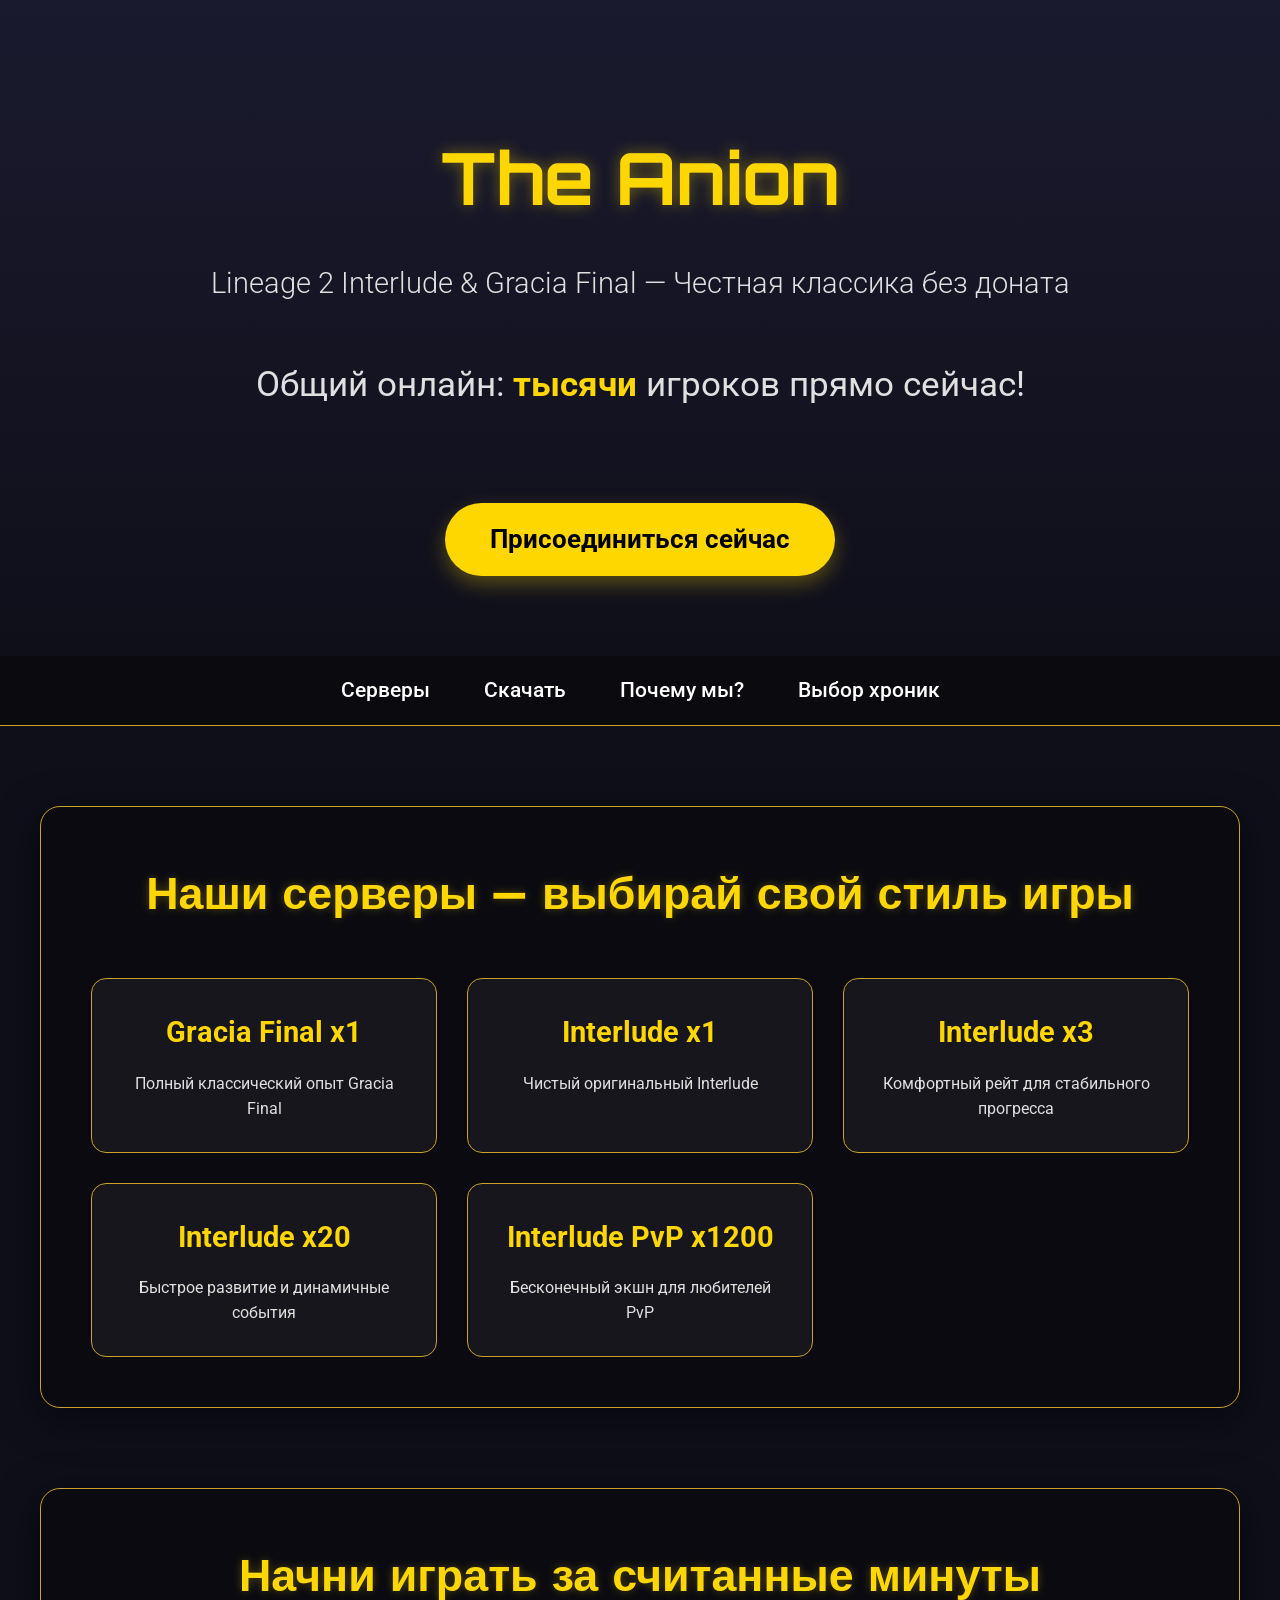
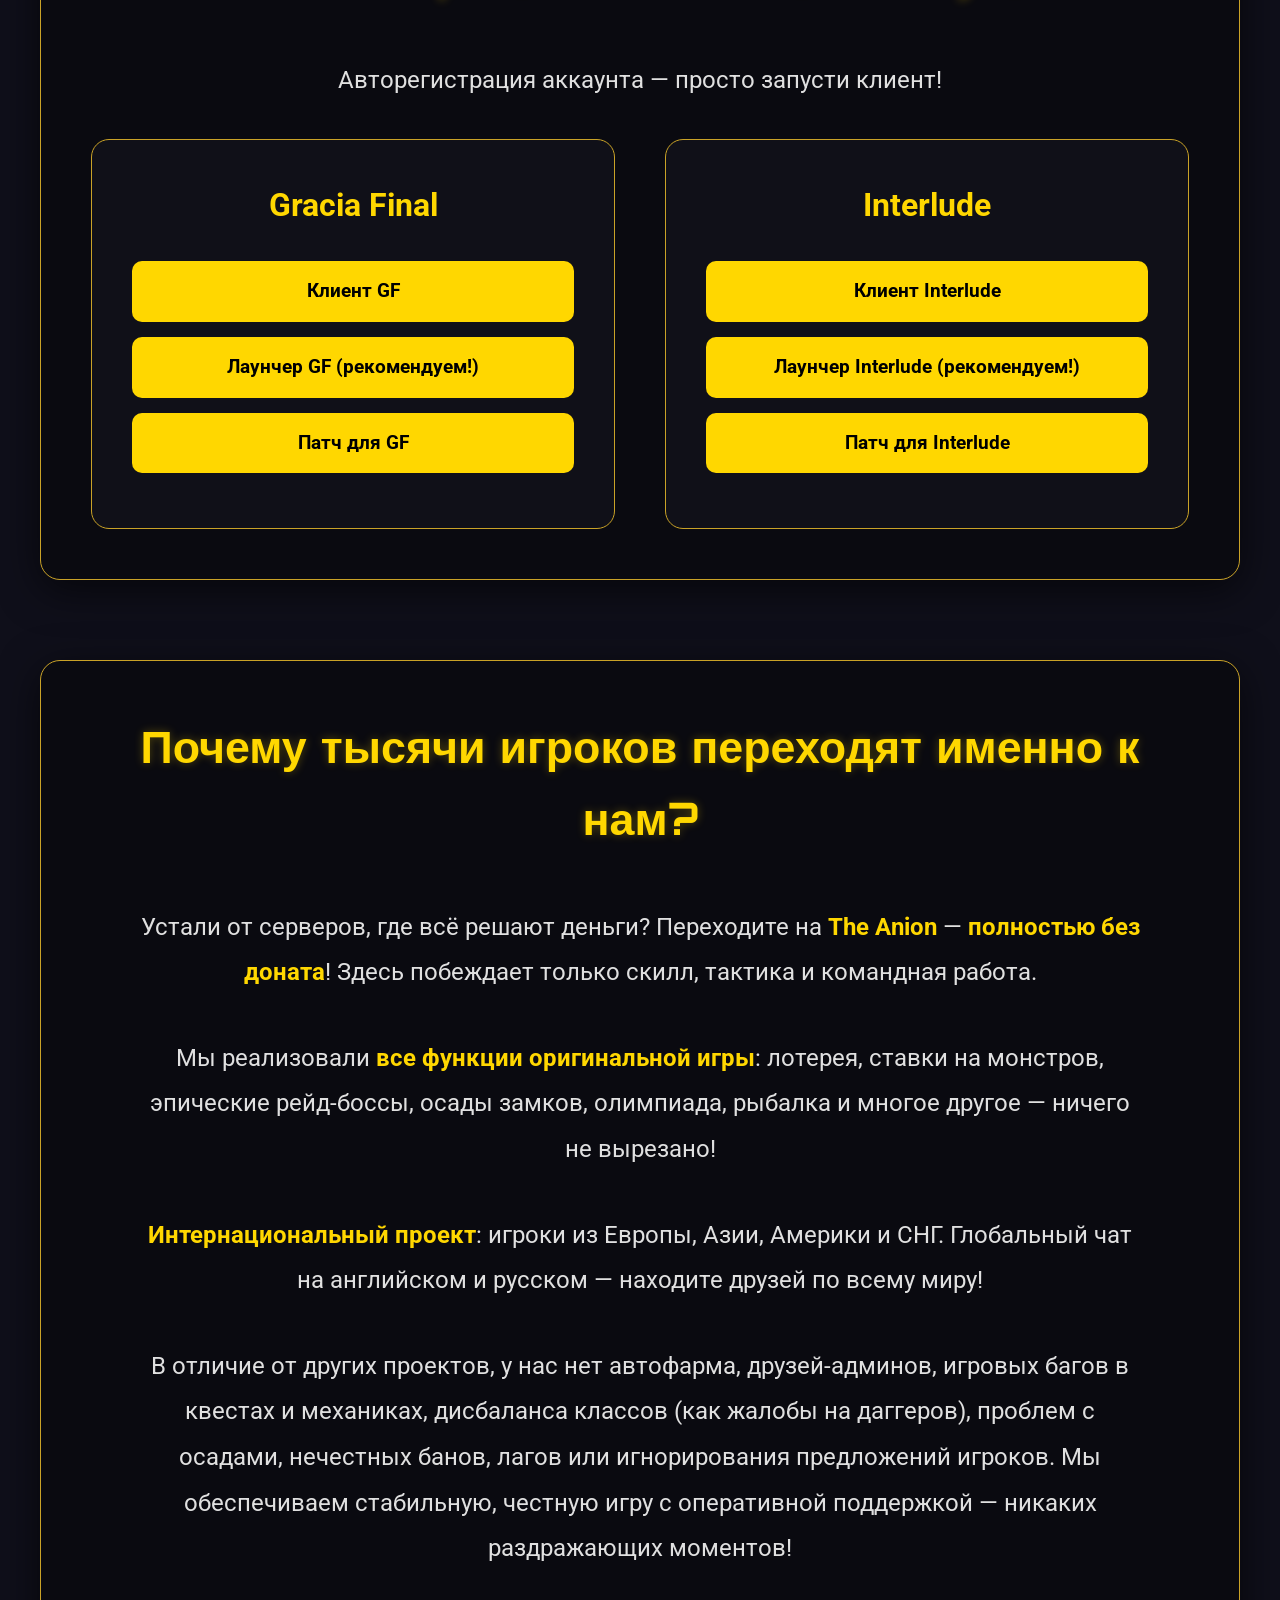
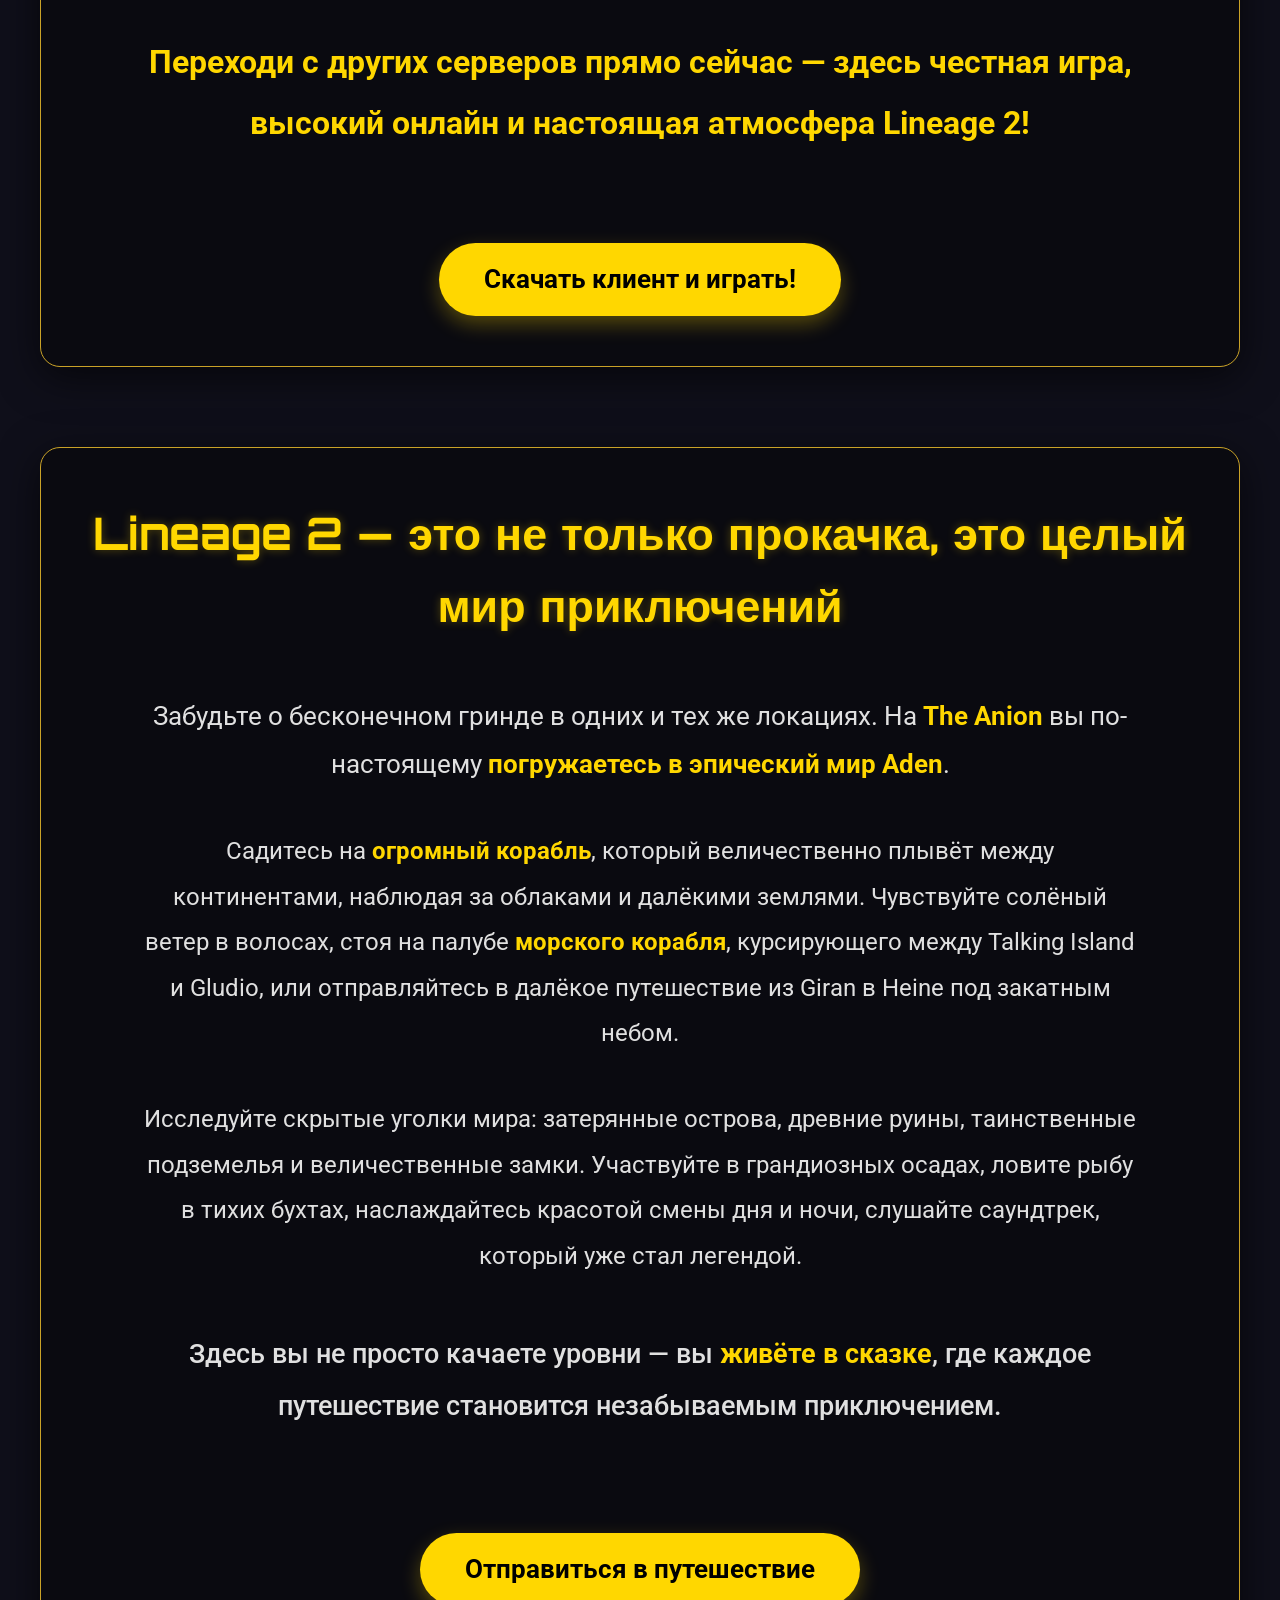
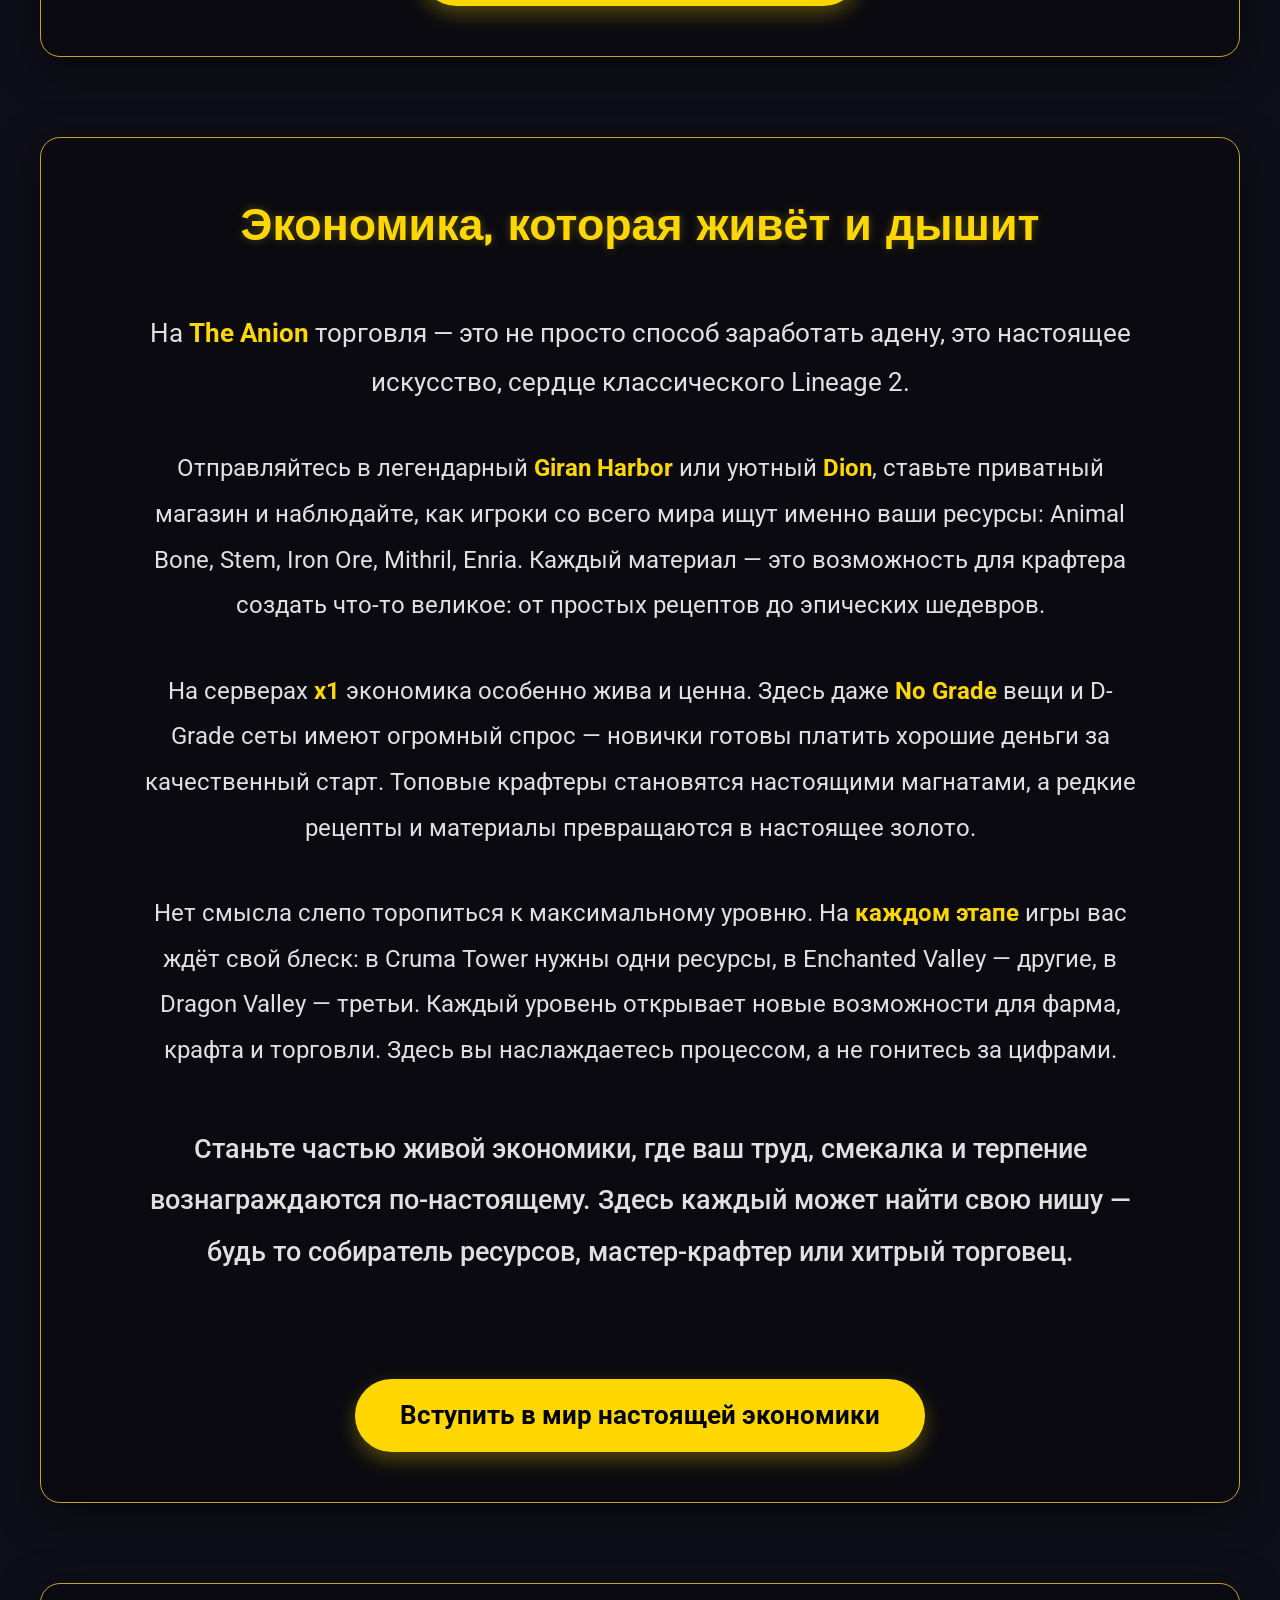
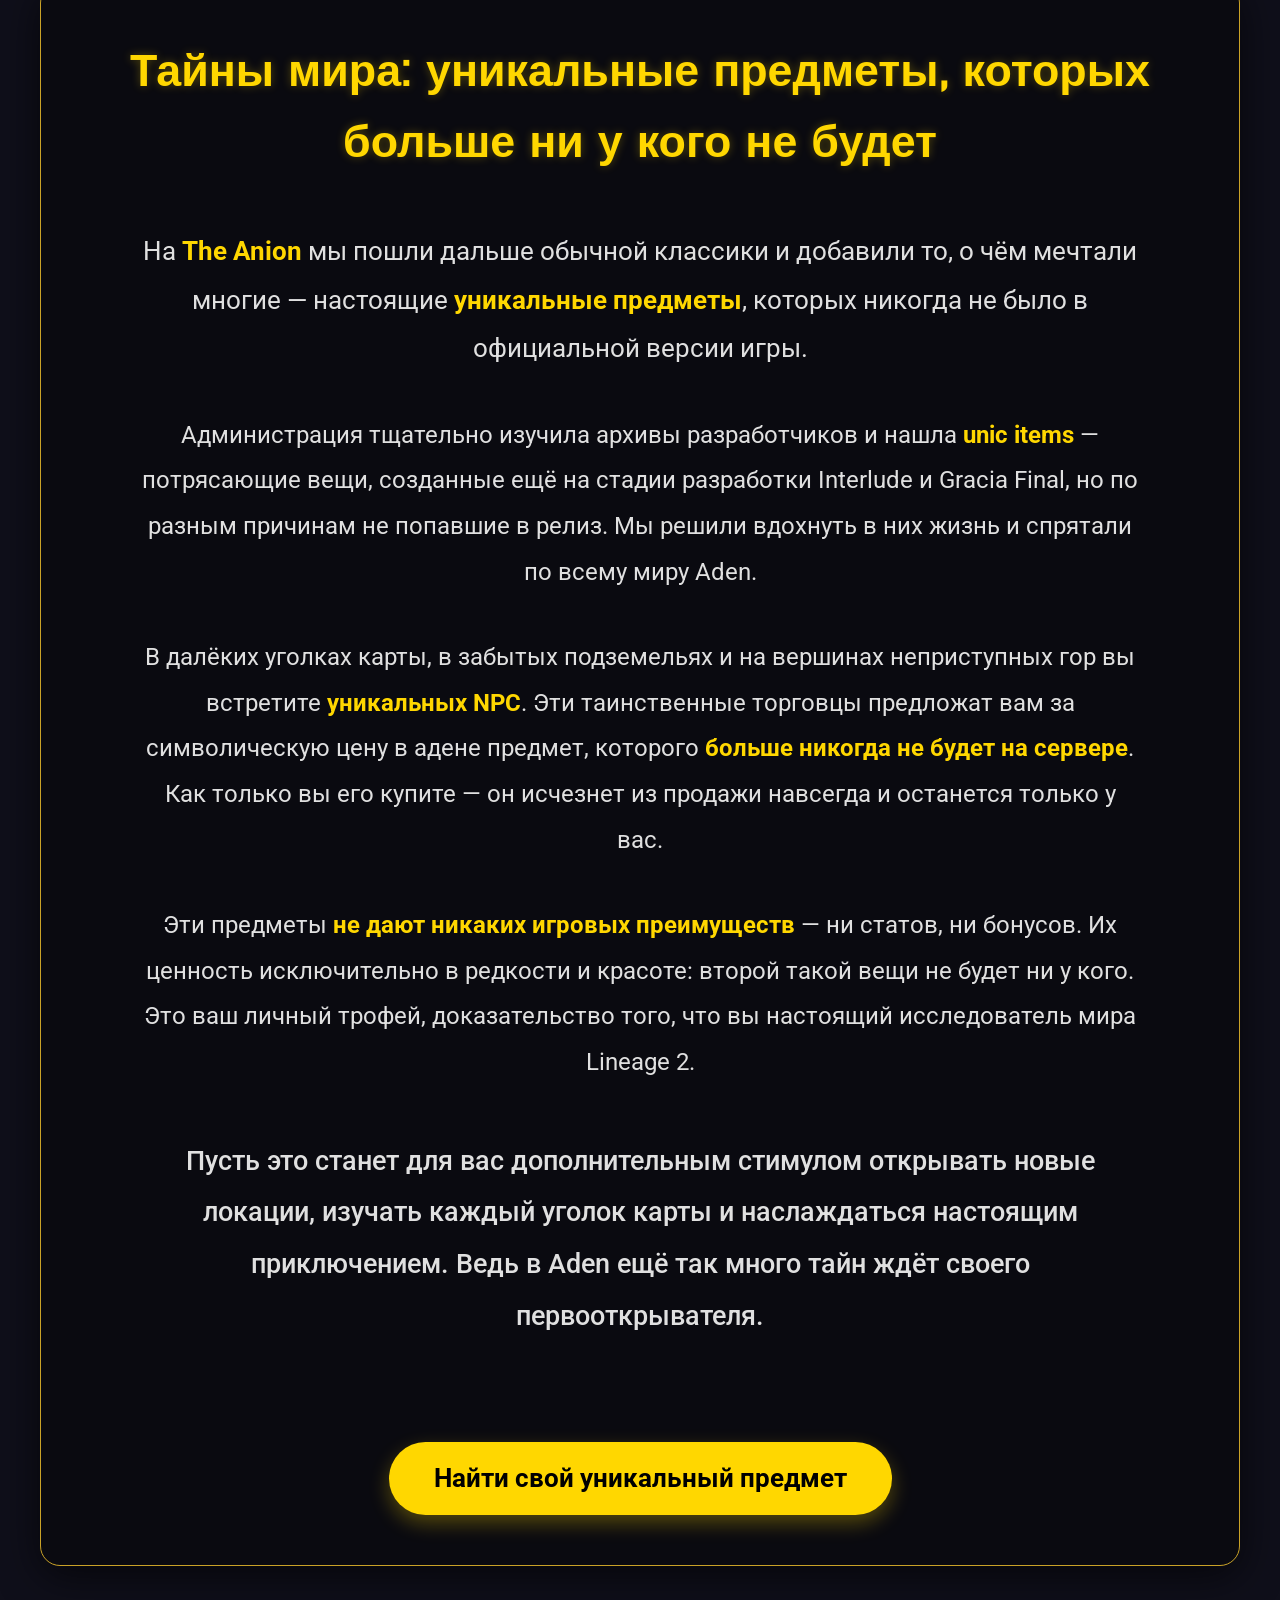
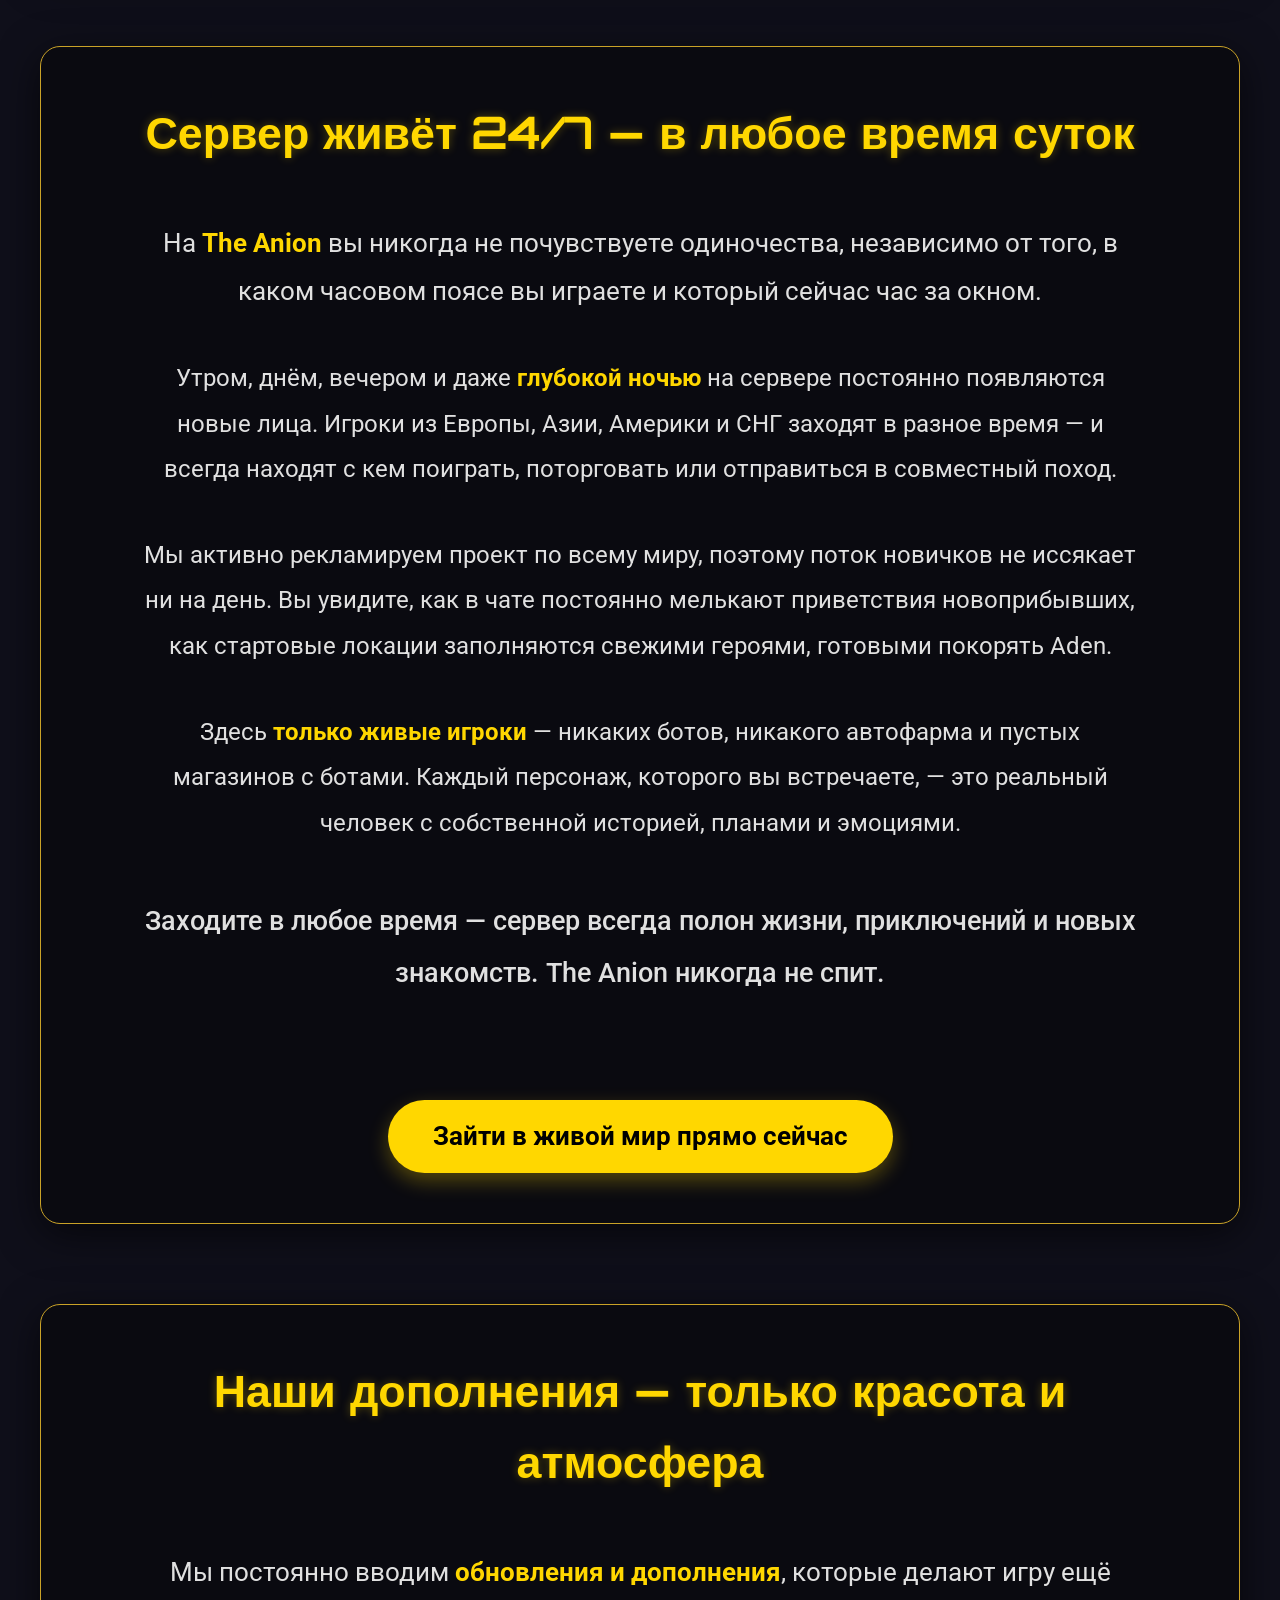
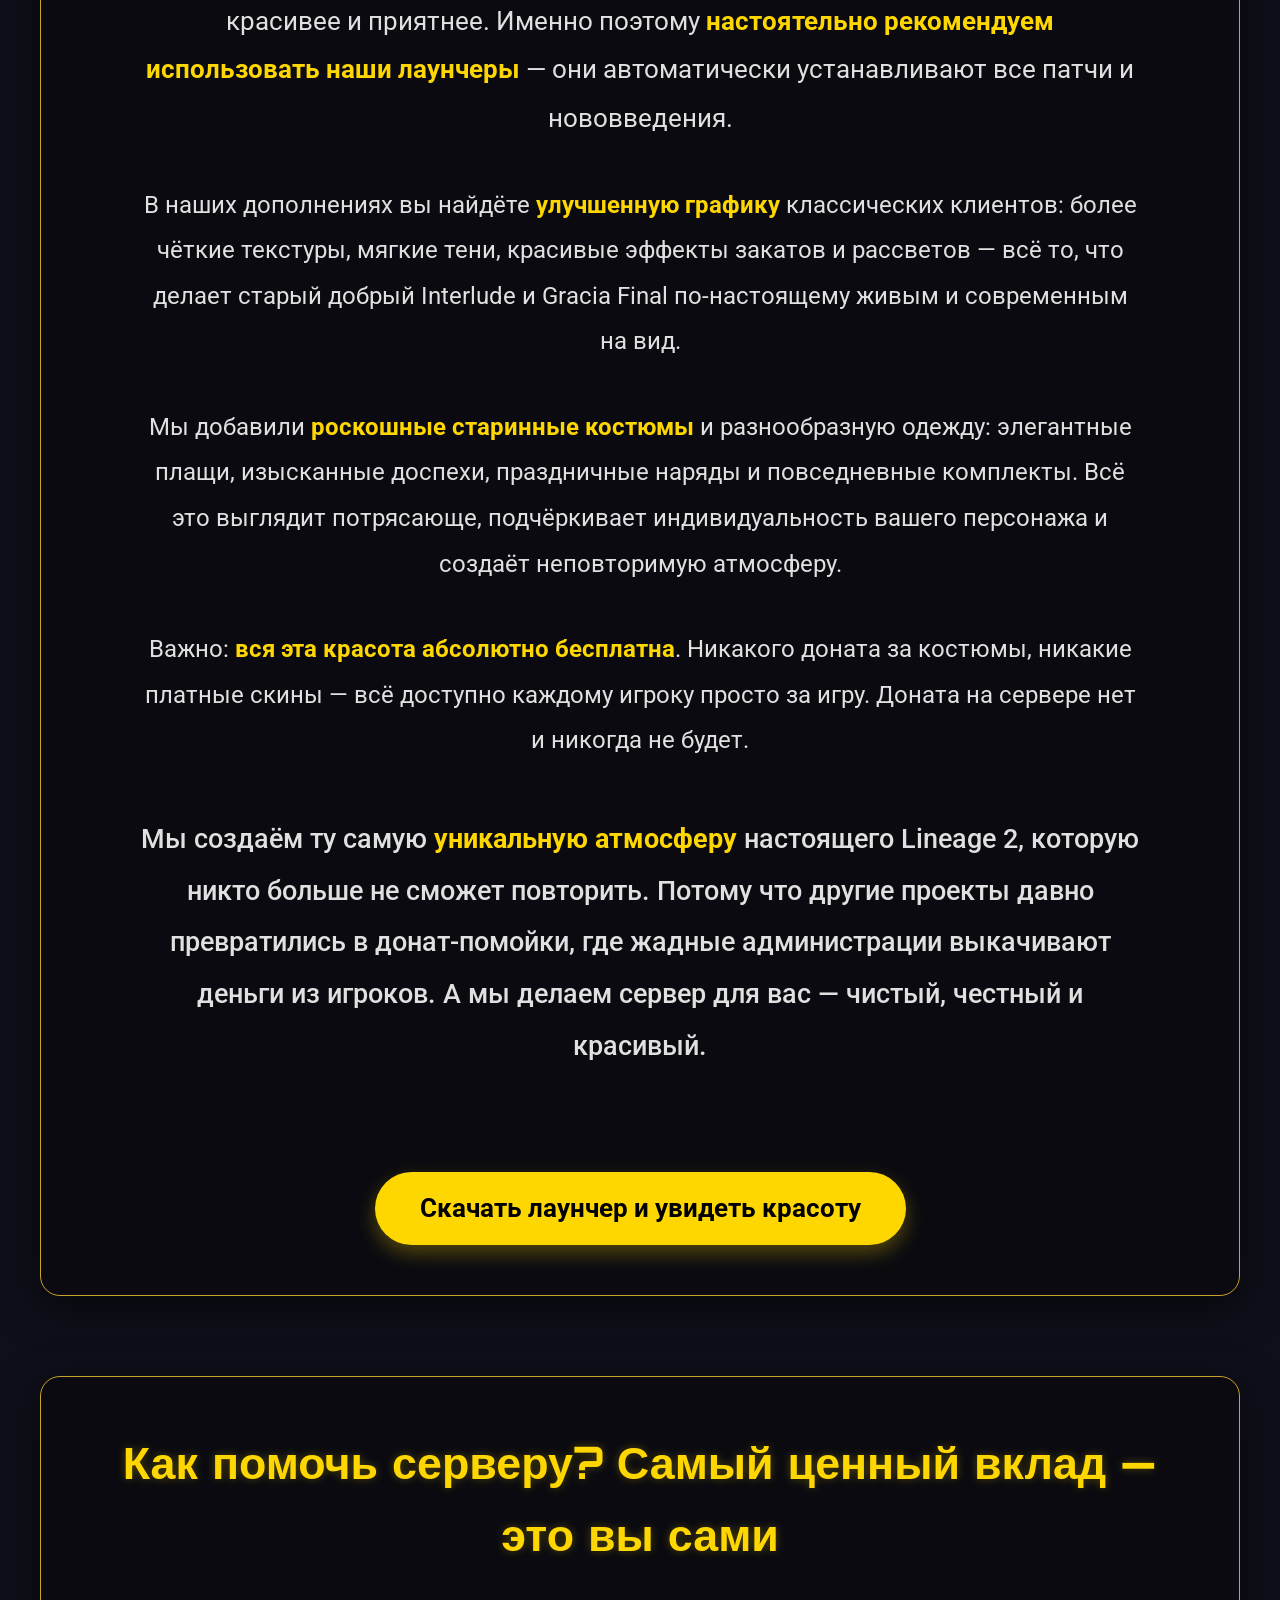
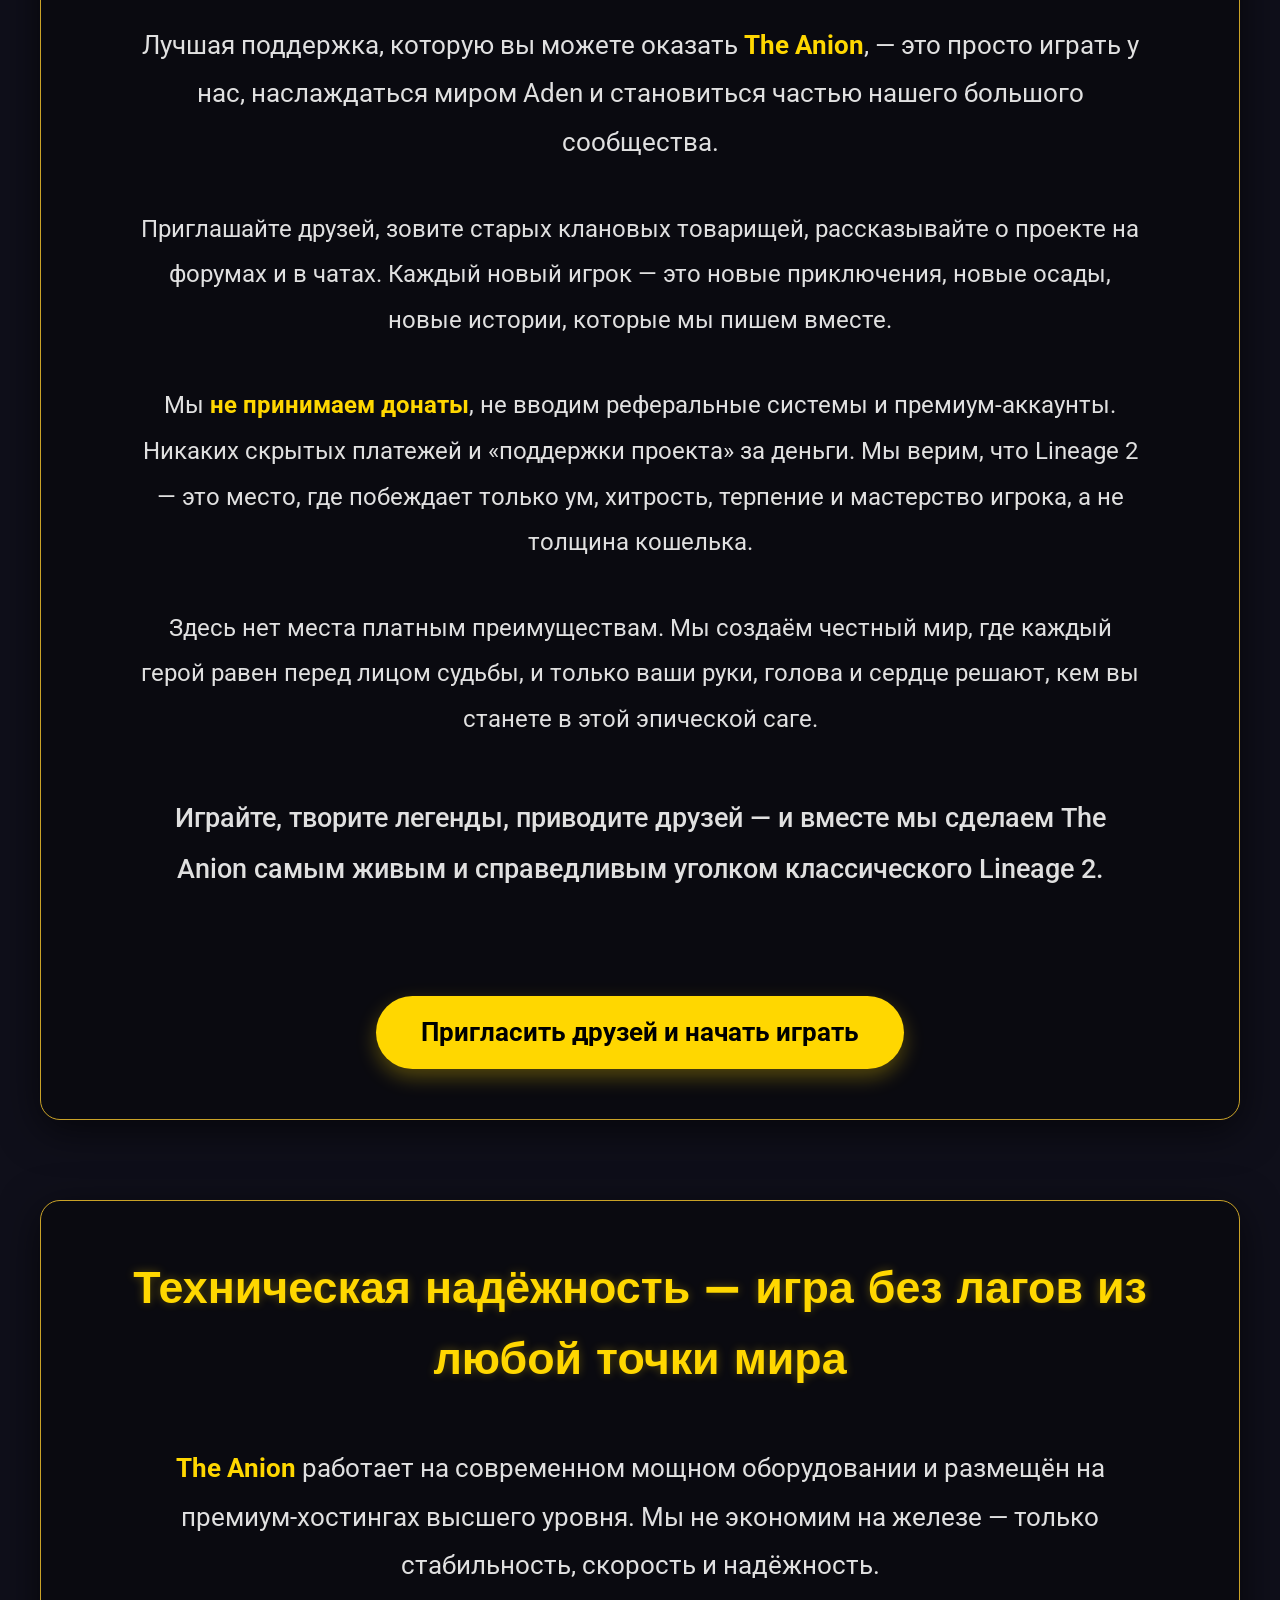
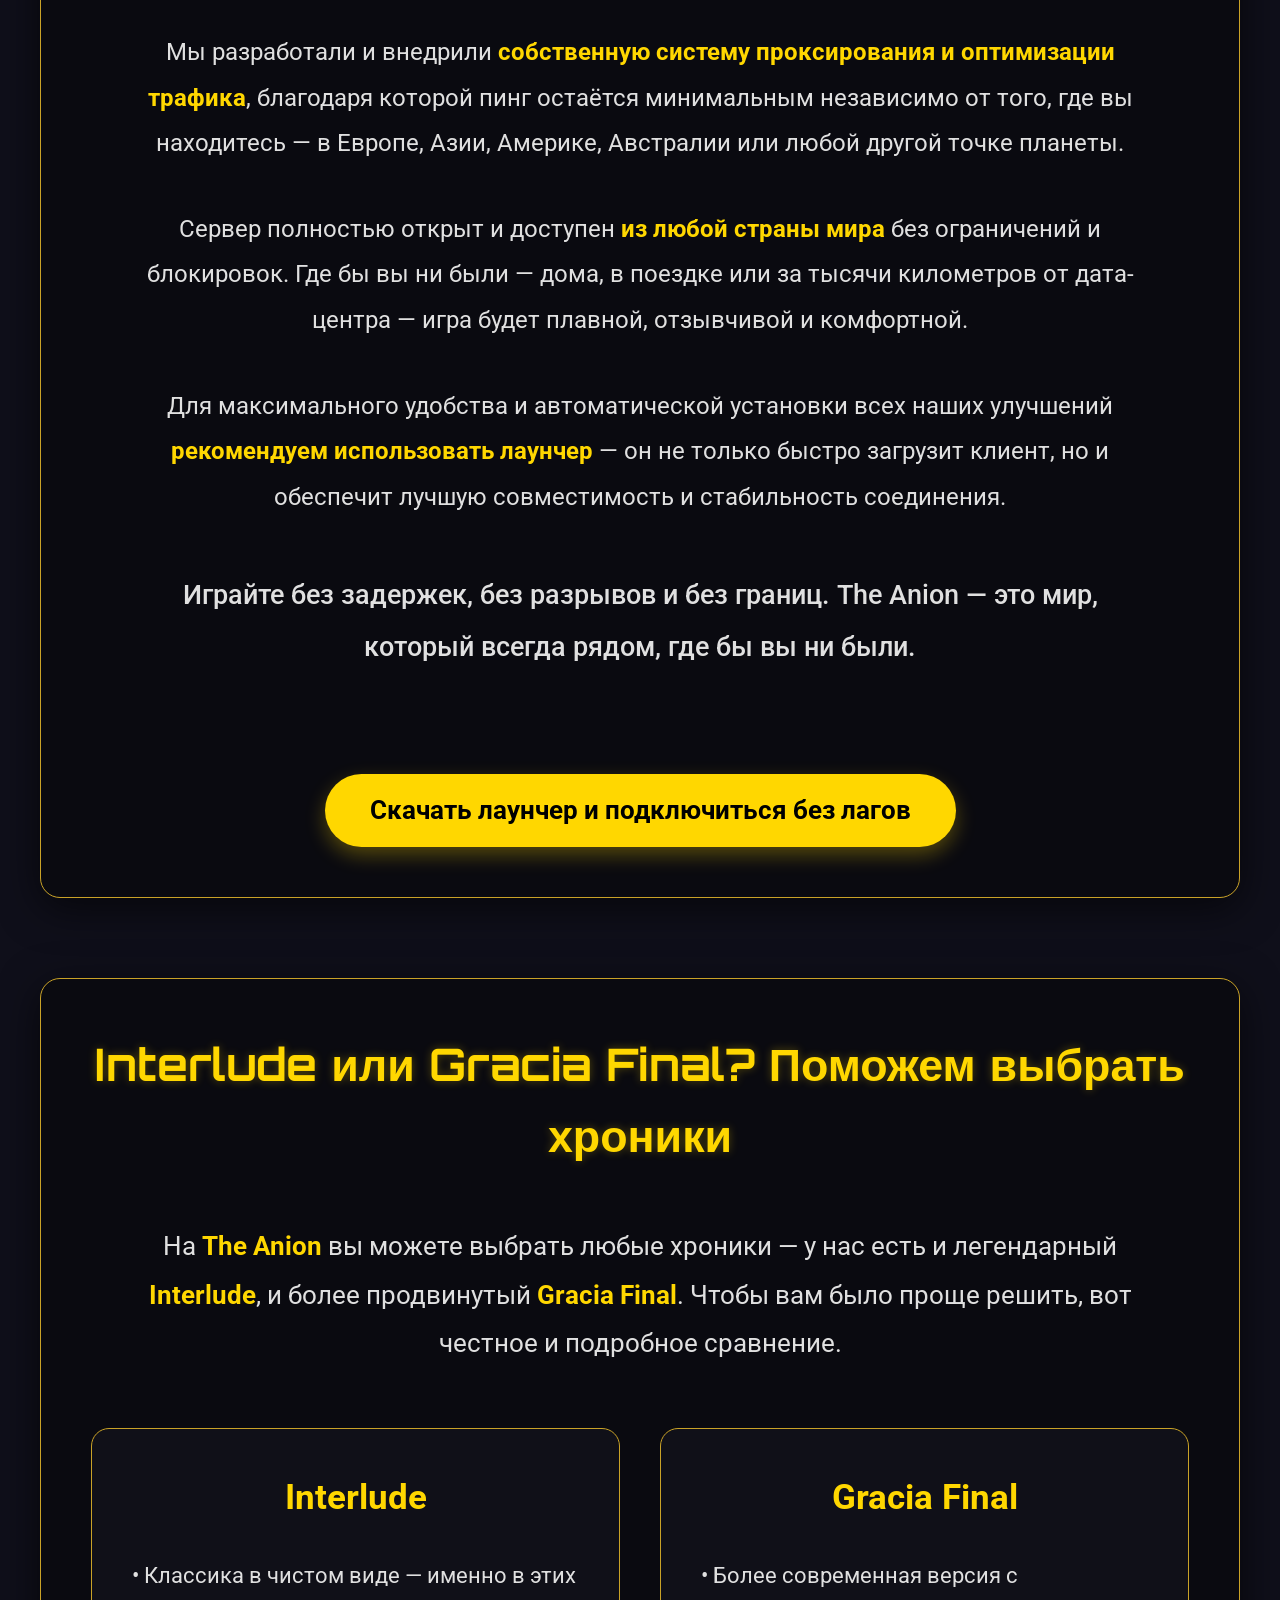
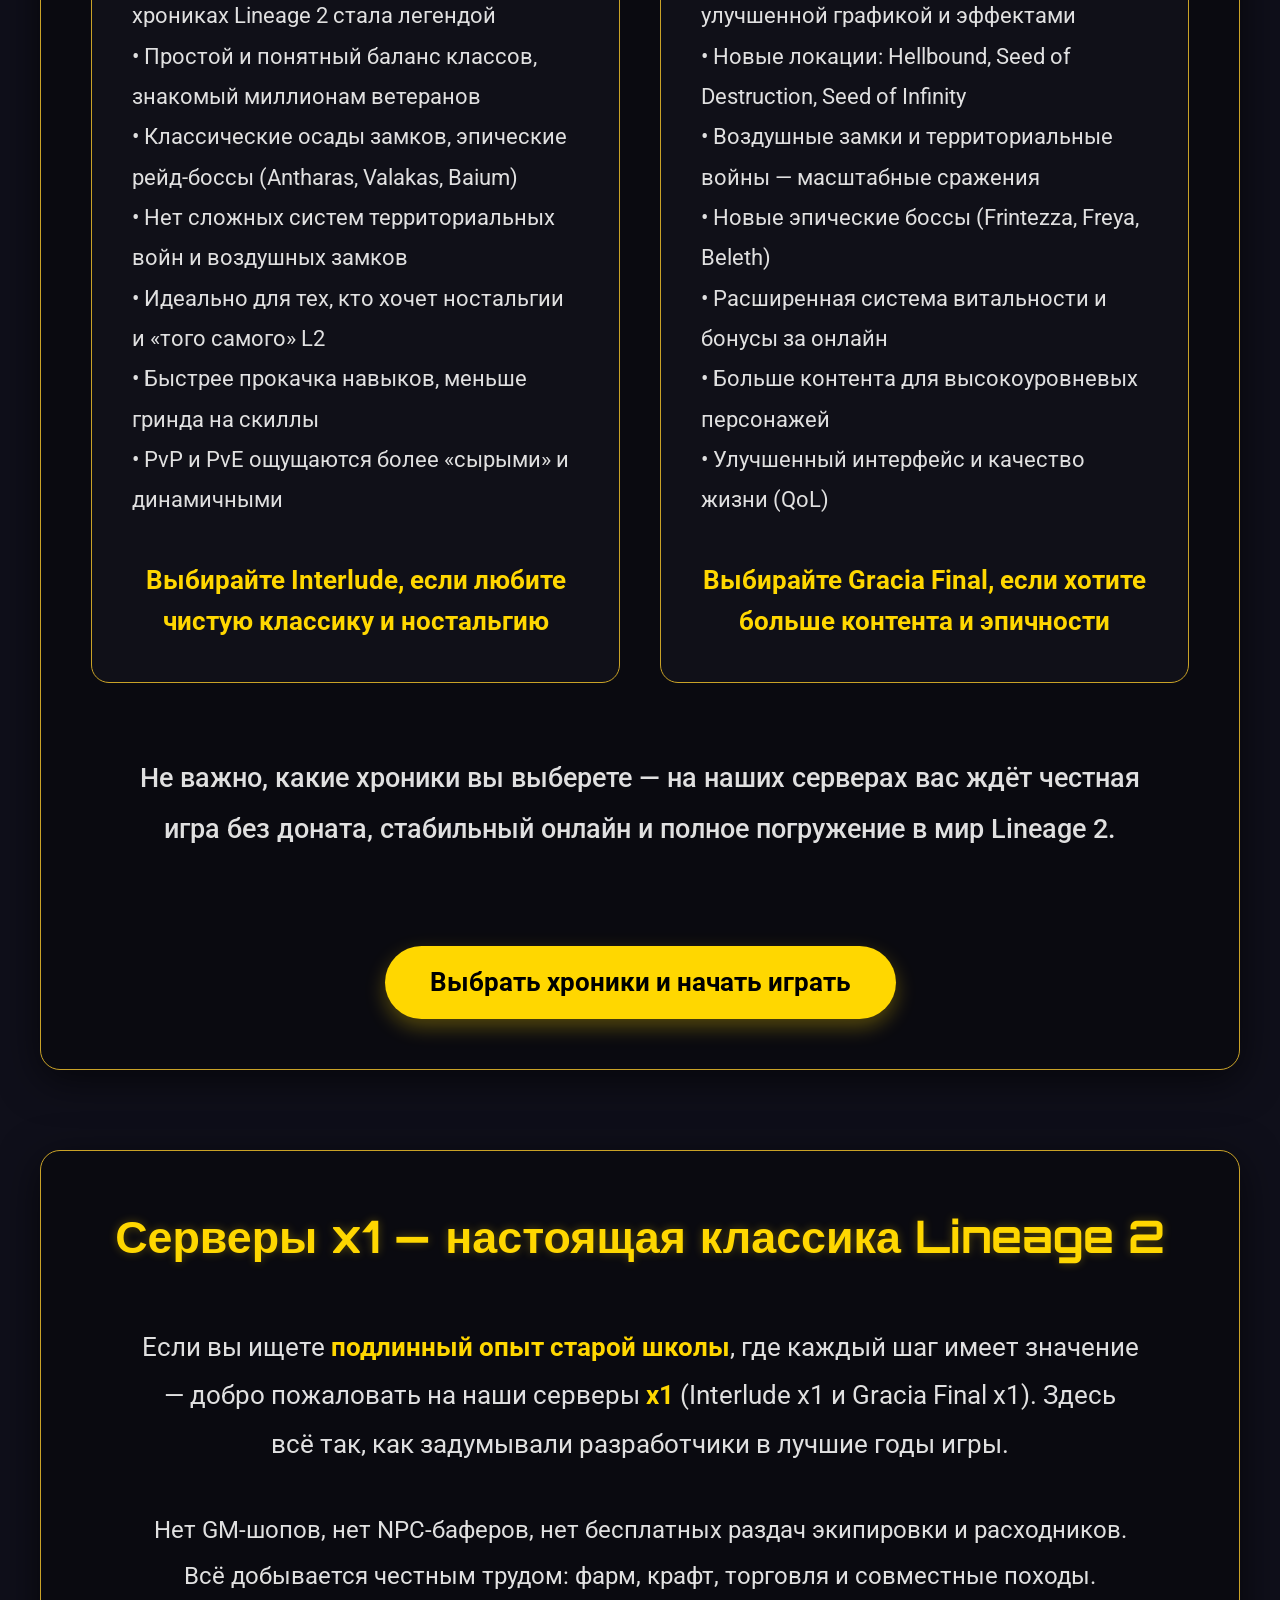
<file: start-ru.html>
<!DOCTYPE html>
<html lang="ru">
<head>
    <meta charset="UTF-8">
    <meta name="viewport" content="width=device-width, initial-scale=1.0">
    <title>The Anion - Lineage 2 Interlude & Gracia Final</title>
    <link href="https://fonts.googleapis.com/css2?family=Orbitron:wght@700&family=Roboto:wght@300;400;700&display=swap" rel="stylesheet">
    <style>
        :root {
            --primary: #ffd700;
            --accent: #c9a227;
            --dark: #0a0a0f;
            --glass: rgba(10, 10, 15, 0.85);
            --text: #e0e0e0;
        }
        * {
            margin: 0;
            padding: 0;
            box-sizing: border-box;
        }
        body {
            font-family: 'Roboto', sans-serif;
            background: #0f0f1a;
            color: var(--text);
            line-height: 1.6;
            min-height: 100vh;
        }
        header {
            text-align: center;
            padding: 120px 20px 80px;
            background: linear-gradient(to bottom, #1a1a2e, transparent);
        }
        h1 {
            font-family: 'Orbitron', sans-serif;
            font-size: 4.5em;
            color: var(--primary);
            text-shadow: 0 0 15px rgba(255, 215, 0, 0.4);
        }
        .subtitle {
            font-size: 1.8em;
            margin: 25px 0;
            font-weight: 300;
        }
        .cta-button {
            display: inline-block;
            background: var(--primary);
            color: #000;
            padding: 16px 45px;
            border-radius: 50px;
            font-size: 1.6em;
            font-weight: bold;
            text-decoration: none;
            margin-top: 40px;
            box-shadow: 0 8px 20px rgba(255, 215, 0, 0.3);
            transition: all 0.3s ease;
        }
        .cta-button:hover {
            transform: translateY(-5px);
            box-shadow: 0 15px 30px rgba(255, 215, 0, 0.5);
        }
        nav {
            background: rgba(10, 10, 15, 0.9);
            padding: 18px;
            text-align: center;
            position: sticky;
            top: 0;
            z-index: 100;
            backdrop-filter: blur(12px);
            border-bottom: 1px solid var(--accent);
        }
        nav a {
            color: #fff;
            margin: 0 25px;
            text-decoration: none;
            font-size: 1.3em;
            font-weight: 500;
            transition: color 0.3s;
        }
        nav a:hover {
            color: var(--primary);
        }
        section {
            max-width: 1200px;
            margin: 80px auto;
            padding: 50px;
            background: var(--glass);
            border-radius: 20px;
            border: 1px solid var(--accent);
            box-shadow: 0 10px 40px rgba(0, 0, 0, 0.6);
        }
        h2 {
            font-family: 'Orbitron', sans-serif;
            color: var(--primary);
            text-align: center;
            font-size: 2.8em;
            margin-bottom: 50px;
            text-shadow: 0 0 10px rgba(255, 215, 0, 0.3);
        }
        .online {
            text-align: center;
            font-size: 2.2em;
            margin: 50px 0;
        }
        .online span {
            color: var(--primary);
            font-weight: bold;
        }
        .servers {
            display: grid;
            grid-template-columns: repeat(auto-fit, minmax(260px, 1fr));
            gap: 30px;
        }
        .server-card {
            background: rgba(255, 255, 255, 0.05);
            border: 1px solid var(--accent);
            border-radius: 15px;
            padding: 30px;
            text-align: center;
            transition: all 0.4s ease;
        }
        .server-card:hover {
            transform: translateY(-12px);
            background: rgba(255, 255, 255, 0.08);
            box-shadow: 0 15px 30px rgba(255, 215, 0, 0.2);
        }
        .server-card h3 {
            color: var(--primary);
            font-size: 1.8em;
            margin-bottom: 15px;
        }
        .downloads {
            display: grid;
            grid-template-columns: repeat(auto-fit, minmax(400px, 1fr));
            gap: 50px;
        }
        .download-box {
            background: rgba(20, 20, 30, 0.6);
            padding: 40px;
            border-radius: 18px;
            border: 1px solid var(--accent);
        }
        .download-box h3 {
            color: var(--primary);
            font-size: 2em;
            margin-bottom: 30px;
            text-align: center;
        }
        .download-box a {
            display: block;
            background: var(--primary);
            color: #000;
            padding: 15px;
            margin: 15px 0;
            border-radius: 10px;
            text-decoration: none;
            font-weight: bold;
            font-size: 1.2em;
            text-align: center;
            transition: all 0.3s;
        }
        .download-box a:hover {
            background: #fff;
            transform: scale(1.03);
        }
        .features p {
            font-size: 1.5em;
            line-height: 1.9;
            text-align: center;
            max-width: 1000px;
            margin: 40px auto;
        }
        .highlight {
            color: var(--primary);
            font-weight: bold;
        }
        footer {
            text-align: center;
            padding: 40px;
            background: rgba(10, 10, 15, 0.95);
            margin-top: 80px;
            border-top: 1px solid var(--accent);
        }
        @media (max-width: 768px) {
            h1 { font-size: 3.2em; }
            .subtitle { font-size: 1.4em; }
            section { padding: 30px; margin: 40px 20px; }
            .downloads { grid-template-columns: 1fr; }
        }
    </style>
</head>
<body>

    <header>
        <h1>The Anion</h1>
        <p class="subtitle">Lineage 2 Interlude & Gracia Final — Честная классика без доната</p>
        <div class="online">
            <p>Общий онлайн: <span id="total-online">Загрузка...</span> игроков прямо сейчас!</p>
        </div>
        <a href="#downloads" class="cta-button">Присоединиться сейчас</a>
    </header>

    <nav>
        <a href="#servers">Серверы</a>
        <a href="#downloads">Скачать</a>
        <a href="#features">Почему мы?</a>
        <a href="#comparison">Выбор хроник</a>
    </nav>

    <section id="servers">
        <h2>Наши серверы — выбирай свой стиль игры</h2>
        <div class="servers">
            <div class="server-card">
                <h3>Gracia Final x1</h3>
                <p>Полный классический опыт Gracia Final</p>
            </div>
            <div class="server-card">
                <h3>Interlude x1</h3>
                <p>Чистый оригинальный Interlude</p>
            </div>
            <div class="server-card">
                <h3>Interlude x3</h3>
                <p>Комфортный рейт для стабильного прогресса</p>
            </div>
            <div class="server-card">
                <h3>Interlude x20</h3>
                <p>Быстрое развитие и динамичные события</p>
            </div>
            <div class="server-card">
                <h3>Interlude PvP x1200</h3>
                <p>Бесконечный экшн для любителей PvP</p>
            </div>
        </div>
    </section>

    <section id="downloads">
        <h2>Начни играть за считанные минуты</h2>
        <p style="text-align:center; font-size:1.5em; margin-bottom:40px;">Авторегистрация аккаунта — просто запусти клиент!</p>
        <div class="downloads">
            <div class="download-box">
                <h3>Gracia Final</h3>
                <a href="https://drive.google.com/file/d/18lFLaPRu8jM2sSpkMxCgyGH0nD1W4wxT/view?usp=sharing" target="_blank">Клиент GF</a>
                <a href="https://bigstorage.dkon.app/?GraciaFinal_Installer_en" target="_blank">Лаунчер GF (рекомендуем!)</a>
                <a href="https://bigstorage.dkon.app/?GraciaPatch" target="_blank">Патч для GF</a>
            </div>
            <div class="download-box">
                <h3>Interlude</h3>
                <a href="https://drive.google.com/file/d/1exnggidr_0e-jyfDrGuTWGiEDKF_foE9/view" target="_blank">Клиент Interlude</a>
                <a href="https://bigstorage.dkon.app/?Interlude_Installer_en" target="_blank">Лаунчер Interlude (рекомендуем!)</a>
                <a href="https://bigstorage.dkon.app/?InterludePatch" target="_blank">Патч для Interlude</a>
            </div>
        </div>
    </section>

    <section id="features" class="features">
        <h2>Почему тысячи игроков переходят именно к нам?</h2>
        <p>Устали от серверов, где всё решают деньги? Переходите на <span class="highlight">The Anion</span> — <span class="highlight">полностью без доната</span>! Здесь побеждает только скилл, тактика и командная работа.</p>
        <p>Мы реализовали <span class="highlight">все функции оригинальной игры</span>: лотерея, ставки на монстров, эпические рейд-боссы, осады замков, олимпиада, рыбалка и многое другое — ничего не вырезано!</p>
        <p><span class="highlight">Интернациональный проект</span>: игроки из Европы, Азии, Америки и СНГ. Глобальный чат на английском и русском — находите друзей по всему миру!</p>
        <p>В отличие от других проектов, у нас нет автофарма, друзей-админов, игровых багов в квестах и механиках, дисбаланса классов (как жалобы на даггеров), проблем с осадами, нечестных банов, лагов или игнорирования предложений игроков. Мы обеспечиваем стабильную, честную игру с оперативной поддержкой — никаких раздражающих моментов!</p>
        <p class="highlight" style="font-size:2em; margin-top:60px;">Переходи с других серверов прямо сейчас — здесь честная игра, высокий онлайн и настоящая атмосфера Lineage 2!</p>
        <div style="text-align:center; margin-top:50px;">
            <a href="#downloads" class="cta-button">Скачать клиент и играть!</a>
        </div>
    </section>
    
    
    <script async src="https://res.dkon.app/dev/widget.js" data-dkon-post="intx3/426538" data-width="100%" data-height="700px" data-dkon-color="sepia"></script>
    
    <section id="adventure">
    <h2>Lineage 2 — это не только прокачка, это целый мир приключений</h2>
    <p style="font-size: 1.6em; line-height: 1.9; text-align: center; max-width: 1000px; margin: 40px auto;">
        Забудьте о бесконечном гринде в одних и тех же локациях. На <span class="highlight">The Anion</span> вы по-настоящему <span class="highlight">погружаетесь в эпический мир Aden</span>.
    </p>
    <p style="font-size: 1.5em; line-height: 1.9; text-align: center; max-width: 1000px; margin: 40px auto;">
        Садитесь на <span class="highlight">огромный  корабль</span>, который величественно плывёт между континентами, наблюдая за облаками и далёкими землями. Чувствуйте солёный ветер в волосах, стоя на палубе <span class="highlight">морского корабля</span>, курсирующего между Talking Island и Gludio, или отправляйтесь в далёкое путешествие из Giran в Heine под закатным небом.
    </p>
    <p style="font-size: 1.5em; line-height: 1.9; text-align: center; max-width: 1000px; margin: 40px auto;">
        Исследуйте скрытые уголки мира: затерянные острова, древние руины, таинственные подземелья и величественные замки. Участвуйте в грандиозных осадах, ловите рыбу в тихих бухтах, наслаждайтесь красотой смены дня и ночи, слушайте саундтрек, который уже стал легендой.
    </p>
    <p style="font-size: 1.7em; line-height: 1.9; text-align: center; max-width: 1000px; margin: 50px auto; font-weight: 500;">
        Здесь вы не просто качаете уровни — вы <span class="highlight">живёте в сказке</span>, где каждое путешествие становится незабываемым приключением.
    </p>
    <div style="text-align:center; margin-top:60px;">
        <a href="#downloads" class="cta-button">Отправиться в путешествие</a>
    </div>
</section>
<script async src="https://res.dkon.app/dev/widget.js" data-dkon-post="Mijiliangi/420062" data-width="100%" data-height="1200px" data-dkon-color="marine"></script>
    
    <section id="economy">
    <h2>Экономика, которая живёт и дышит</h2>
    <p style="font-size: 1.6em; line-height: 1.9; text-align: center; max-width: 1000px; margin: 40px auto;">
        На <span class="highlight">The Anion</span> торговля — это не просто способ заработать адену, это настоящее искусство, сердце классического Lineage 2.
    </p>
    <p style="font-size: 1.5em; line-height: 1.9; text-align: center; max-width: 1000px; margin: 40px auto;">
        Отправляйтесь в легендарный <span class="highlight">Giran Harbor</span> или уютный <span class="highlight">Dion</span>, ставьте приватный магазин и наблюдайте, как игроки со всего мира ищут именно ваши ресурсы: Animal Bone, Stem, Iron Ore, Mithril, Enria. Каждый материал — это возможность для крафтера создать что-то великое: от простых рецептов до эпических шедевров.
    </p>
    <p style="font-size: 1.5em; line-height: 1.9; text-align: center; max-width: 1000px; margin: 40px auto;">
        На серверах <span class="highlight">x1</span> экономика особенно жива и ценна. Здесь даже <span class="highlight">No Grade</span> вещи и D-Grade сеты имеют огромный спрос — новички готовы платить хорошие деньги за качественный старт. Топовые крафтеры становятся настоящими магнатами, а редкие рецепты и материалы превращаются в настоящее золото.
    </p>
    <p style="font-size: 1.5em; line-height: 1.9; text-align: center; max-width: 1000px; margin: 40px auto;">
        Нет смысла слепо торопиться к максимальному уровню. На <span class="highlight">каждом этапе</span> игры вас ждёт свой блеск: в Cruma Tower нужны одни ресурсы, в Enchanted Valley — другие, в Dragon Valley — третьи. Каждый уровень открывает новые возможности для фарма, крафта и торговли. Здесь вы наслаждаетесь процессом, а не гонитесь за цифрами.
    </p>
    <p style="font-size: 1.7em; line-height: 1.9; text-align: center; max-width: 1000px; margin: 50px auto; font-weight: 500;">
        Станьте частью живой экономики, где ваш труд, смекалка и терпение вознаграждаются по-настоящему. Здесь каждый может найти свою нишу — будь то собиратель ресурсов, мастер-крафтер или хитрый торговец.
    </p>
    <div style="text-align:center; margin-top:60px;">
        <a href="#downloads" class="cta-button">Вступить в мир настоящей экономики</a>
    </div>
</section>
    
    
    <script async src="https://res.dkon.app/dev/widget.js" data-dkon-post="interlude/297905" data-width="100%" data-height="700px" data-dkon-color="sepia"></script>
    

    <section id="unique-items">
    <h2>Тайны мира: уникальные предметы, которых больше ни у кого не будет</h2>
    <p style="font-size: 1.6em; line-height: 1.9; text-align: center; max-width: 1000px; margin: 40px auto;">
        На <span class="highlight">The Anion</span> мы пошли дальше обычной классики и добавили то, о чём мечтали многие — настоящие <span class="highlight">уникальные предметы</span>, которых никогда не было в официальной версии игры.
    </p>
    <p style="font-size: 1.5em; line-height: 1.9; text-align: center; max-width: 1000px; margin: 40px auto;">
        Администрация тщательно изучила архивы разработчиков и нашла <span class="highlight">unic items</span> — потрясающие вещи, созданные ещё на стадии разработки Interlude и Gracia Final, но по разным причинам не попавшие в релиз. Мы решили вдохнуть в них жизнь и спрятали по всему миру Aden.
    </p>
    <p style="font-size: 1.5em; line-height: 1.9; text-align: center; max-width: 1000px; margin: 40px auto;">
        В далёких уголках карты, в забытых подземельях и на вершинах неприступных гор вы встретите <span class="highlight">уникальных NPC</span>. Эти таинственные торговцы предложат вам за символическую цену в адене предмет, которого <span class="highlight">больше никогда не будет на сервере</span>. Как только вы его купите — он исчезнет из продажи навсегда и останется только у вас.
    </p>
    <p style="font-size: 1.5em; line-height: 1.9; text-align: center; max-width: 1000px; margin: 40px auto;">
        Эти предметы <span class="highlight">не дают никаких игровых преимуществ</span> — ни статов, ни бонусов. Их ценность исключительно в редкости и красоте: второй такой вещи не будет ни у кого. Это ваш личный трофей, доказательство того, что вы настоящий исследователь мира Lineage 2.
    </p>
    <p style="font-size: 1.7em; line-height: 1.9; text-align: center; max-width: 1000px; margin: 50px auto; font-weight: 500;">
        Пусть это станет для вас дополнительным стимулом открывать новые локации, изучать каждый уголок карты и наслаждаться настоящим приключением. Ведь в Aden ещё так много тайн ждёт своего первооткрывателя.
    </p>
    <div style="text-align:center; margin-top:60px;">
        <a href="#downloads" class="cta-button">Найти свой уникальный предмет</a>
    </div>
</section>
    
    <script async src="https://res.dkon.app/dev/widget.js" data-dkon-post="La2WildMP/420318" data-width="100%" data-height="500px" data-dkon-color="sepia"></script>
    
    
    
    <section id="always-alive">
    <h2>Сервер живёт 24/7 — в любое время суток</h2>
    <p style="font-size: 1.6em; line-height: 1.9; text-align: center; max-width: 1000px; margin: 40px auto;">
        На <span class="highlight">The Anion</span> вы никогда не почувствуете одиночества, независимо от того, в каком часовом поясе вы играете и который сейчас час за окном.
    </p>
    <p style="font-size: 1.5em; line-height: 1.9; text-align: center; max-width: 1000px; margin: 40px auto;">
        Утром, днём, вечером и даже <span class="highlight">глубокой ночью</span> на сервере постоянно появляются новые лица. Игроки из Европы, Азии, Америки и СНГ заходят в разное время — и всегда находят с кем поиграть, поторговать или отправиться в совместный поход.
    </p>
    <p style="font-size: 1.5em; line-height: 1.9; text-align: center; max-width: 1000px; margin: 40px auto;">
        Мы активно рекламируем проект по всему миру, поэтому поток новичков не иссякает ни на день. Вы увидите, как в чате постоянно мелькают приветствия новоприбывших, как стартовые локации заполняются свежими героями, готовыми покорять Aden.
    </p>
    <p style="font-size: 1.5em; line-height: 1.9; text-align: center; max-width: 1000px; margin: 40px auto;">
        Здесь <span class="highlight">только живые игроки</span> — никаких ботов, никакого автофарма и пустых магазинов с ботами. Каждый персонаж, которого вы встречаете, — это реальный человек с собственной историей, планами и эмоциями.
    </p>
    <p style="font-size: 1.7em; line-height: 1.9; text-align: center; max-width: 1000px; margin: 50px auto; font-weight: 500;">
        Заходите в любое время — сервер всегда полон жизни, приключений и новых знакомств. The Anion никогда не спит.
    </p>
    <div style="text-align:center; margin-top:60px;">
        <a href="#downloads" class="cta-button">Зайти в живой мир прямо сейчас</a>
    </div>
</section>
    
    <script async src="https://res.dkon.app/dev/widget.js" data-dkon-post="La2WildMP/420734" data-width="100%" data-height="700px" data-dkon-color="sepia"></script>
    
    
    
    
    <section id="enhancements">
    <h2>Наши дополнения — только красота и атмосфера</h2>
    <p style="font-size: 1.6em; line-height: 1.9; text-align: center; max-width: 1000px; margin: 40px auto;">
        Мы постоянно вводим <span class="highlight">обновления и дополнения</span>, которые делают игру ещё красивее и приятнее. Именно поэтому <span class="highlight">настоятельно рекомендуем использовать наши лаунчеры</span> — они автоматически устанавливают все патчи и нововведения.
    </p>
    <p style="font-size: 1.5em; line-height: 1.9; text-align: center; max-width: 1000px; margin: 40px auto;">
        В наших дополнениях вы найдёте <span class="highlight">улучшенную графику</span> классических клиентов: более чёткие текстуры, мягкие тени, красивые эффекты закатов и рассветов — всё то, что делает старый добрый Interlude и Gracia Final по-настоящему живым и современным на вид.
    </p>
    <p style="font-size: 1.5em; line-height: 1.9; text-align: center; max-width: 1000px; margin: 40px auto;">
        Мы добавили <span class="highlight">роскошные старинные костюмы</span> и разнообразную одежду: элегантные плащи, изысканные доспехи, праздничные наряды и повседневные комплекты. Всё это выглядит потрясающе, подчёркивает индивидуальность вашего персонажа и создаёт неповторимую атмосферу.
    </p>
    <p style="font-size: 1.5em; line-height: 1.9; text-align: center; max-width: 1000px; margin: 40px auto;">
        Важно: <span class="highlight">вся эта красота абсолютно бесплатна</span>. Никакого доната за костюмы, никакие платные скины — всё доступно каждому игроку просто за игру. Доната на сервере нет и никогда не будет.
    </p>
    <p style="font-size: 1.7em; line-height: 1.9; text-align: center; max-width: 1000px; margin: 50px auto; font-weight: 500;">
        Мы создаём ту самую <span class="highlight">уникальную атмосферу</span> настоящего Lineage 2, которую никто больше не сможет повторить. Потому что другие проекты давно превратились в донат-помойки, где жадные администрации выкачивают деньги из игроков. А мы делаем сервер для вас — чистый, честный и красивый.
    </p>
    <div style="text-align:center; margin-top:60px;">
        <a href="#downloads" class="cta-button">Скачать лаунчер и увидеть красоту</a>
    </div>
</section>
    
    
     <script async src="https://res.dkon.app/dev/widget.js" data-dkon-post="La2WildMP/427670" data-width="100%" data-height="800px" data-dkon-color="sepia"></script>
    
    
    
    
    <section id="support">
    <h2>Как помочь серверу? Самый ценный вклад — это вы сами</h2>
    <p style="font-size: 1.6em; line-height: 1.9; text-align: center; max-width: 1000px; margin: 40px auto;">
        Лучшая поддержка, которую вы можете оказать <span class="highlight">The Anion</span>, — это просто играть у нас, наслаждаться миром Aden и становиться частью нашего большого сообщества.
    </p>
    <p style="font-size: 1.5em; line-height: 1.9; text-align: center; max-width: 1000px; margin: 40px auto;">
        Приглашайте друзей, зовите старых клановых товарищей, рассказывайте о проекте на форумах и в чатах. Каждый новый игрок — это новые приключения, новые осады, новые истории, которые мы пишем вместе.
    </p>
    <p style="font-size: 1.5em; line-height: 1.9; text-align: center; max-width: 1000px; margin: 40px auto;">
        Мы <span class="highlight">не принимаем донаты</span>, не вводим реферальные системы и премиум-аккаунты. Никаких скрытых платежей и «поддержки проекта» за деньги. Мы верим, что Lineage 2 — это место, где побеждает только ум, хитрость, терпение и мастерство игрока, а не толщина кошелька.
    </p>
    <p style="font-size: 1.5em; line-height: 1.9; text-align: center; max-width: 1000px; margin: 40px auto;">
        Здесь нет места платным преимуществам. Мы создаём честный мир, где каждый герой равен перед лицом судьбы, и только ваши руки, голова и сердце решают, кем вы станете в этой эпической саге.
    </p>
    <p style="font-size: 1.7em; line-height: 1.9; text-align: center; max-width: 1000px; margin: 50px auto; font-weight: 500;">
        Играйте, творите легенды, приводите друзей — и вместе мы сделаем The Anion самым живым и справедливым уголком классического Lineage 2.
    </p>
    <div style="text-align:center; margin-top:60px;">
        <a href="#downloads" class="cta-button">Пригласить друзей и начать играть</a>
    </div>
</section>
    
    
    
    <section id="technical">
    <h2>Техническая надёжность — игра без лагов из любой точки мира</h2>
    <p style="font-size: 1.6em; line-height: 1.9; text-align: center; max-width: 1000px; margin: 40px auto;">
        <span class="highlight">The Anion</span> работает на современном мощном оборудовании и размещён на премиум-хостингах высшего уровня. Мы не экономим на железе — только стабильность, скорость и надёжность.
    </p>
    <p style="font-size: 1.5em; line-height: 1.9; text-align: center; max-width: 1000px; margin: 40px auto;">
        Мы разработали и внедрили <span class="highlight">собственную систему проксирования и оптимизации трафика</span>, благодаря которой пинг остаётся минимальным независимо от того, где вы находитесь — в Европе, Азии, Америке, Австралии или любой другой точке планеты.
    </p>
    <p style="font-size: 1.5em; line-height: 1.9; text-align: center; max-width: 1000px; margin: 40px auto;">
        Сервер полностью открыт и доступен <span class="highlight">из любой страны мира</span> без ограничений и блокировок. Где бы вы ни были — дома, в поездке или за тысячи километров от дата-центра — игра будет плавной, отзывчивой и комфортной.
    </p>
    <p style="font-size: 1.5em; line-height: 1.9; text-align: center; max-width: 1000px; margin: 40px auto;">
        Для максимального удобства и автоматической установки всех наших улучшений <span class="highlight">рекомендуем использовать лаунчер</span> — он не только быстро загрузит клиент, но и обеспечит лучшую совместимость и стабильность соединения.
    </p>
    <p style="font-size: 1.7em; line-height: 1.9; text-align: center; max-width: 1000px; margin: 50px auto; font-weight: 500;">
        Играйте без задержек, без разрывов и без границ. The Anion — это мир, который всегда рядом, где бы вы ни были.
    </p>
    <div style="text-align:center; margin-top:60px;">
        <a href="#downloads" class="cta-button">Скачать лаунчер и подключиться без лагов</a>
    </div>
</section>
    
    
    <section id="comparison">
    <h2>Interlude или Gracia Final? Поможем выбрать хроники</h2>
    <p style="font-size: 1.6em; line-height: 1.9; text-align: center; max-width: 1000px; margin: 40px auto;">
        На <span class="highlight">The Anion</span> вы можете выбрать любые хроники — у нас есть и легендарный <span class="highlight">Interlude</span>, и более продвинутый <span class="highlight">Gracia Final</span>. Чтобы вам было проще решить, вот честное и подробное сравнение.
    </p>
    
    <div style="display: grid; grid-template-columns: repeat(auto-fit, minmax(400px, 1fr)); gap: 40px; margin: 60px auto; max-width: 1100px;">
        <div style="background: rgba(20, 20, 30, 0.6); padding: 40px; border-radius: 18px; border: 1px solid var(--accent);">
            <h3 style="color: var(--primary); font-size: 2.2em; text-align: center; margin-bottom: 30px;">Interlude</h3>
            <p style="font-size: 1.4em; line-height: 1.8;">
                • Классика в чистом виде — именно в этих хрониках Lineage 2 стала легендой<br>
                • Простой и понятный баланс классов, знакомый миллионам ветеранов<br>
                • Классические осады замков, эпические рейд-боссы (Antharas, Valakas, Baium)<br>
                • Нет сложных систем территориальных войн и воздушных замков<br>
                • Идеально для тех, кто хочет ностальгии и «того самого» L2<br>
                • Быстрее прокачка навыков, меньше гринда на скиллы<br>
                • PvP и PvE ощущаются более «сырыми» и динамичными
            </p>
            <p style="font-size: 1.6em; text-align: center; margin-top: 40px; color: var(--primary); font-weight: bold;">
                Выбирайте Interlude, если любите чистую классику и ностальгию
            </p>
        </div>
        
        <div style="background: rgba(20, 20, 30, 0.6); padding: 40px; border-radius: 18px; border: 1px solid var(--accent);">
            <h3 style="color: var(--primary); font-size: 2.2em; text-align: center; margin-bottom: 30px;">Gracia Final</h3>
            <p style="font-size: 1.4em; line-height: 1.8;">
                • Более современная версия с улучшенной графикой и эффектами<br>
                • Новые локации: Hellbound, Seed of Destruction, Seed of Infinity<br>
                • Воздушные замки и территориальные войны — масштабные сражения<br>
                • Новые эпические боссы (Frintezza, Freya, Beleth)<br>
                • Расширенная система витальности и бонусы за онлайн<br>
                • Больше контента для высокоуровневых персонажей<br>
                • Улучшенный интерфейс и качество жизни (QoL)
            </p>
            <p style="font-size: 1.6em; text-align: center; margin-top: 40px; color: var(--primary); font-weight: bold;">
                Выбирайте Gracia Final, если хотите больше контента и эпичности
            </p>
        </div>
    </div>
    
    <p style="font-size: 1.7em; line-height: 1.9; text-align: center; max-width: 1000px; margin: 70px auto 50px; font-weight: 500;">
        Не важно, какие хроники вы выберете — на наших серверах вас ждёт честная игра без доната, стабильный онлайн и полное погружение в мир Lineage 2.
    </p>
    
    <div style="text-align:center;">
        <a href="#downloads" class="cta-button">Выбрать хроники и начать играть</a>
    </div>
</section>
    
    
    
    <section id="x1-servers">
    <h2>Серверы x1 — настоящая классика Lineage 2</h2>
    <p style="font-size: 1.6em; line-height: 1.9; text-align: center; max-width: 1000px; margin: 40px auto;">
        Если вы ищете <span class="highlight">подлинный опыт старой школы</span>, где каждый шаг имеет значение — добро пожаловать на наши серверы <span class="highlight">x1</span> (Interlude x1 и Gracia Final x1). Здесь всё так, как задумывали разработчики в лучшие годы игры.
    </p>
    <p style="font-size: 1.5em; line-height: 1.9; text-align: center; max-width: 1000px; margin: 40px auto;">
        Нет GM-шопов, нет NPC-баферов, нет бесплатных раздач экипировки и расходников. Всё добывается честным трудом: фарм, крафт, торговля и совместные походы.
    </p>
    <p style="font-size: 1.5em; line-height: 1.9; text-align: center; max-width: 1000px; margin: 40px auto;">
        Именно поэтому на x1-серверах <span class="highlight">разрешена игра в несколько окон</span>. Баферы, пророки, варкриеры и танки — настоящие профессии. Классы поддержки невероятно востребованы: хороший бафер всегда найдёт себе постоянную партию или клан и будет в центре событий.
    </p>
    <p style="font-size: 1.5em; line-height: 1.9; text-align: center; max-width: 1000px; margin: 40px auto;">
        Телепорты <span class="highlight">платные</span>, как и в оригинальной игре. Это заставляет игроков по-настоящему <span class="highlight">изучать карту мира</span>: бегать пешком, ездить на страйдерах, плавать на кораблях и открывать короткие пути через горы и леса.
    </p>
    <p style="font-size: 1.5em; line-height: 1.9; text-align: center; max-width: 1000px; margin: 40px auto;">
        Многие ветераны признаются: именно на x1 они впервые по-настоящему узнали Aden — нашли скрытые споты, секретные проходы, уютные места для фарма и красивые уголки, о которых раньше даже не подозревали.
    </p>
    <p style="font-size: 1.7em; line-height: 1.9; text-align: center; max-width: 1000px; margin: 50px auto; font-weight: 500;">
        x1 — это не просто сервер с низкими рейтами. Это возвращение к корням, где ценится каждый уровень, каждая адена и каждый новый открытый уголок огромного мира.
    </p>
    <div style="text-align:center; margin-top:60px;">
        <a href="#downloads" class="cta-button">Погрузиться в настоящую классику x1</a>
    </div>
</section>
    
    
    
     <script async src="https://res.dkon.app/dev/widget.js" data-dkon-post="La2WildMP/420729" data-width="100%" data-height="500px" data-dkon-color="sepia"></script>
    
    
    <section id="forever">
    <h2>Вечный мир без вайпов и доната</h2>
    <p style="font-size: 1.6em; line-height: 1.9; text-align: center; max-width: 1000px; margin: 40px auto;">
        На <span class="highlight">The Anion</span> ваши персонажи будут жить вечно. Здесь <span class="highlight">никогда не будет вайпов</span>, никогда не появится донат и платные преимущества. Ваш прогресс, ваши вещи, ваши друзья и воспоминания — всё это останется с вами навсегда.
    </p>
    <p style="font-size: 1.5em; line-height: 1.9; text-align: center; max-width: 1000px; margin: 40px auto;">
        За годы существования приватных серверов сотни проектов, открывавшихся рядом с нами, уже десятки раз переоткрывались под новыми названиями, меняли механики ради быстрого заработка и в итоге закрывались навсегда, оставляя игроков ни с чем.
    </p>
    <p style="font-size: 1.5em; line-height: 1.9; text-align: center; max-width: 1000px; margin: 40px auto;">
        Для нас Lineage 2 — это не бизнес и не способ заработка. Это <span class="highlight">душа</span>, это те самые эмоции, которые нельзя купить ни за какие деньги. Мы вкладываем своё время, силы и ресурсы только ради того, чтобы вы снова почувствовали магию Aden — настоящую, чистую и неподвластную времени.
    </p>
    <p style="font-size: 1.5em; line-height: 1.9; text-align: center; max-width: 1000px; margin: 40px auto;">
        Лучшая награда для нас — высокий онлайн, ваши улыбки в чате, рассказы о грандиозных осадах и тысячи игроков, которые каждый день возвращаются в наш мир. Мы не гонимся за быстрыми деньгами — мы хотим возродить те самые моменты и эмоции, которые не способен дать ни один донат-сервер.
    </p>
    <p style="font-size: 1.7em; line-height: 1.9; text-align: center; max-width: 1000px; margin: 50px auto; font-weight: 500;">
        Дайте шанс нашему проекту. Пригласите друзей, старых клановых товарищей и тех, кто устал от бесконечных вайпов и платных шопов. Войдите в игру вместе с нами — и давайте напишем новую главу в истории классического Lineage 2, где правит только честность, мастерство и настоящая страсть к игре.
    </p>
    <div style="text-align:center; margin-top:60px;">
        <a href="#downloads" class="cta-button">Войти в вечный мир The Anion</a>
    </div>
</section>
    
    <section id="launcher-importance">
    <h2>Всегда держите лаунчер под рукой</h2>
    <p style="font-size: 1.6em; line-height: 1.9; text-align: center; max-width: 1000px; margin: 40px auto;">
        В мире приватных серверов иногда случаются блокировки IP со стороны провайдеров. Но на <span class="highlight">The Anion</span> мы подумали и об этом.
    </p>
    <p style="font-size: 1.5em; line-height: 1.9; text-align: center; max-width: 1000px; margin: 40px auto;">
        <span class="highlight">Лаунчер — ваш надёжный ключ</span> к серверу. Даже если основной IP окажется заблокированным вашим интернет-провайдером, лаунчер автоматически подключит вас через альтернативные пути и прокси. Вы всегда сможете вернуться в Aden без лишних сложностей.
    </p>
    <p style="font-size: 1.5em; line-height: 1.9; text-align: center; max-width: 1000px; margin: 40px auto;">
        Установите лаунчер один раз — и играйте спокойно, зная, что дорога домой в наш мир всегда открыта.
    </p>
    <p style="font-size: 1.7em; line-height: 1.9; text-align: center; max-width: 1000px; margin: 60px auto; font-weight: 500;">
        Спасибо за внимание!<br>
        Ждём вас в игре. Увидимся в Aden!
    </p>
    <div style="text-align:center; margin-top:60px;">
        <a href="#downloads" class="cta-button">Скачать лаунчер и шагнуть в мир</a>
    </div>
</section>
    
    <footer>
    
        <p>&copy; 2025 The Anion Lineage 2 — Международный проект без доната</p>
    </footer>

    <script>
        fetch('https://api-online.theanion.online')
            .then(response => response.json())
            .then(data => {
                document.getElementById('total-online').textContent = data.total.toLocaleString();
            })
            .catch(() => {
                document.getElementById('total-online').textContent = 'тысячи';
            });
    </script>
</body>
</html>
</file>
